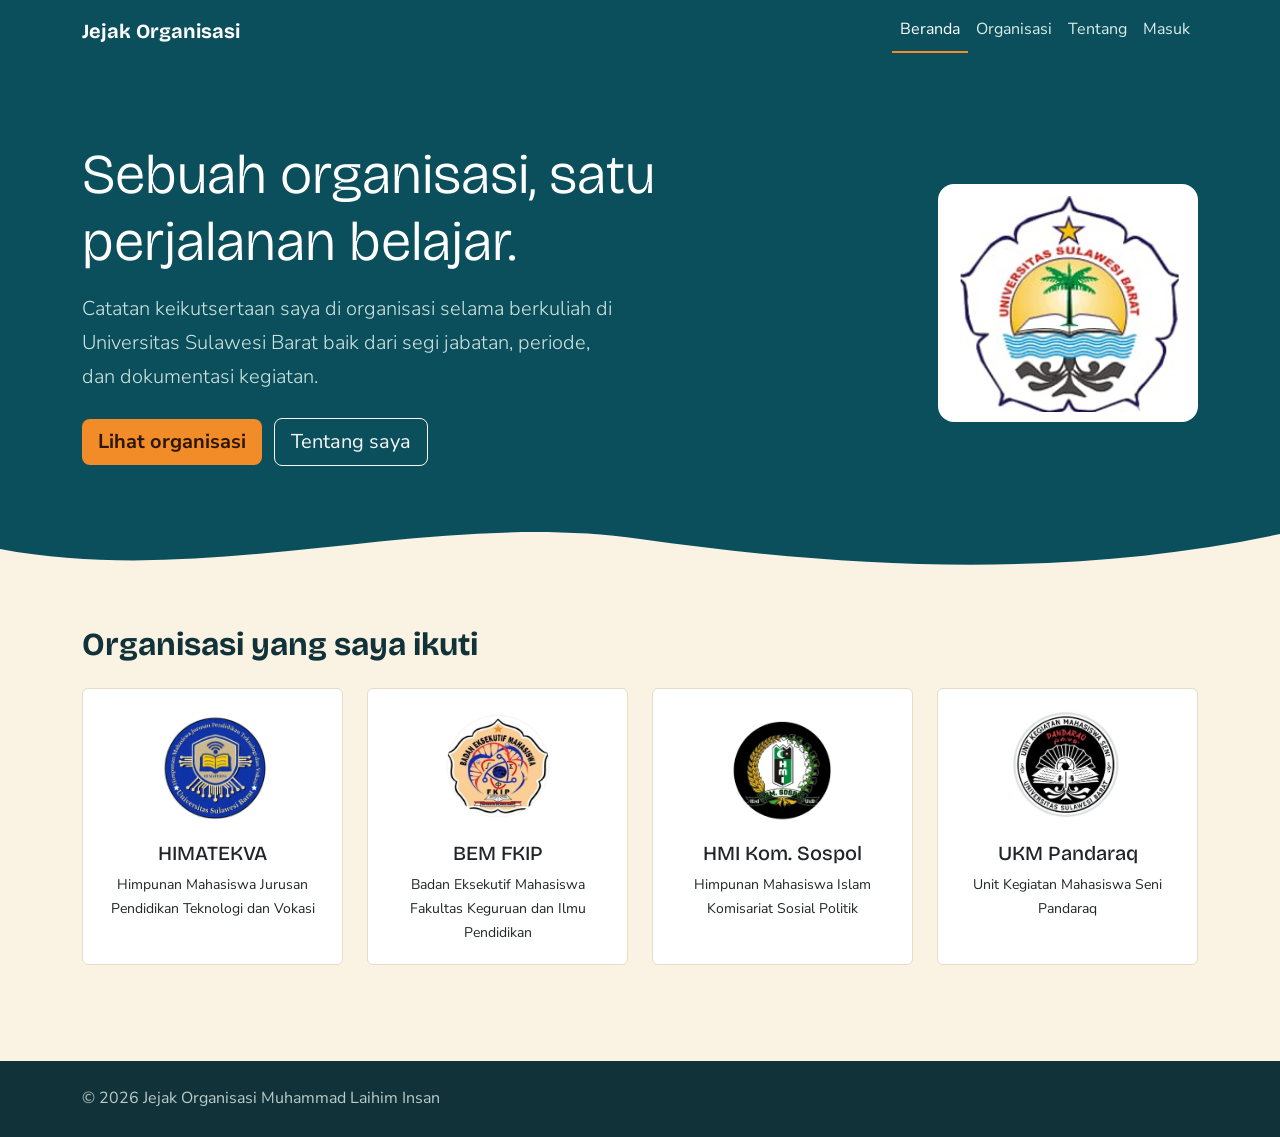
<file: index.html>
<!DOCTYPE html>
<html lang="id">
<head>
<meta charset="UTF-8">
<meta name="viewport" content="width=device-width, initial-scale=1">
<title>Beranda | Jejak Organisasi</title>
<link href="https://cdn.jsdelivr.net/npm/bootstrap@5.3.3/dist/css/bootstrap.min.css" rel="stylesheet">
<link href="https://cdn.jsdelivr.net/npm/bootstrap-icons@1.11.3/font/bootstrap-icons.css" rel="stylesheet">
<link href="https://fonts.googleapis.com/css2?family=Bricolage+Grotesque:wght@600;700;800&family=Nunito+Sans:wght@400;700&display=swap" rel="stylesheet">
<link href="css/style.css" rel="stylesheet">
</head>
<body>
<nav class="navbar navbar-expand-lg navbar-dark sticky-top"><div class="container">
<a class="navbar-brand" href="index.html">Jejak Organisasi</a>
<button class="navbar-toggler" type="button" data-bs-toggle="collapse" data-bs-target="#menu" aria-label="Buka menu"><span class="navbar-toggler-icon"></span></button>
<div class="collapse navbar-collapse" id="menu"><ul class="navbar-nav ms-auto"><li class="nav-item"><a class="nav-link active" href="index.html">Beranda</a></li><li class="nav-item"><a class="nav-link" href="organisasi.html">Organisasi</a></li><li class="nav-item"><a class="nav-link" href="tentang.html">Tentang</a></li><li class="nav-item"><a class="nav-link" href="login.html">Masuk</a></li></ul></div>
</div></nav>
<header class="hero"><div class="container">
<div class="row align-items-center g-4">
<div class="col-lg-9">
<h1 class="display-4 mb-3">Sebuah organisasi, satu perjalanan belajar.</h1>
<p class="lead mb-4">Catatan keikutsertaan saya di organisasi selama berkuliah di Universitas Sulawesi Barat baik dari segi jabatan, periode, dan dokumentasi kegiatan.</p>
<a href="organisasi.html" class="btn btn-pelampung btn-lg me-2">Lihat organisasi</a>
<a href="tentang.html" class="btn btn-outline-light btn-lg">Tentang saya</a>
</div>
<div class="col-lg-3 text-center">
<img src="img/Logo-Unsulbar.png" alt="Logo Universitas Sulawesi Barat" class="logo-hero">
</div>
</div></div>
<svg class="hero-wave" viewBox="0 0 1440 70" preserveAspectRatio="none" aria-hidden="true"><path fill="#FAF3E3" d="M0,40 C240,80 480,0 720,30 C960,60 1200,70 1440,25 L1440,70 L0,70Z"/></svg></header>
<main class="container py-5"><h2 class="mb-4">Organisasi yang saya ikuti</h2><div class="row g-4"><div class="col-md-6 col-lg-3"><div class="card h-100 text-center p-3">
<img src="img/logo-himatekva.png" alt="Logo HIMATEKVA" class="logo mx-auto mb-3">
<h3 class="h5">HIMATEKVA</h3><p class="small mb-1">Himpunan Mahasiswa Jurusan Pendidikan Teknologi dan Vokasi</p>
</div></div>
<div class="col-md-6 col-lg-3"><div class="card h-100 text-center p-3">
<img src="img/logo-bem-fkip.png" alt="Logo BEM FKIP" class="logo mx-auto mb-3">
<h3 class="h5">BEM FKIP</h3><p class="small mb-1">Badan Eksekutif Mahasiswa Fakultas Keguruan dan Ilmu Pendidikan</p>
</div></div>
<div class="col-md-6 col-lg-3"><div class="card h-100 text-center p-3">
<img src="img/logo-hmi.png" alt="Logo HMI Kom. Sospol" class="logo mx-auto mb-3">
<h3 class="h5">HMI Kom. Sospol</h3><p class="small mb-1">Himpunan Mahasiswa Islam Komisariat Sosial Politik</p>
</div></div>
<div class="col-md-6 col-lg-3"><div class="card h-100 text-center p-3">
<img src="img/logo-pandaraq.png" alt="Logo UKM Pandaraq" class="logo mx-auto mb-3">
<h3 class="h5">UKM Pandaraq</h3><p class="small mb-1">Unit Kegiatan Mahasiswa Seni Pandaraq</p>
</div></div>
</div></main>
<footer class="py-4 mt-5"><div class="container d-flex flex-column flex-md-row justify-content-between gap-2">
<span>&copy; 2026 Jejak Organisasi Muhammad Laihim Insan</span>
</div></footer>
<script src="https://cdn.jsdelivr.net/npm/bootstrap@5.3.3/dist/js/bootstrap.bundle.min.js"></script>
</body></html>
</file>
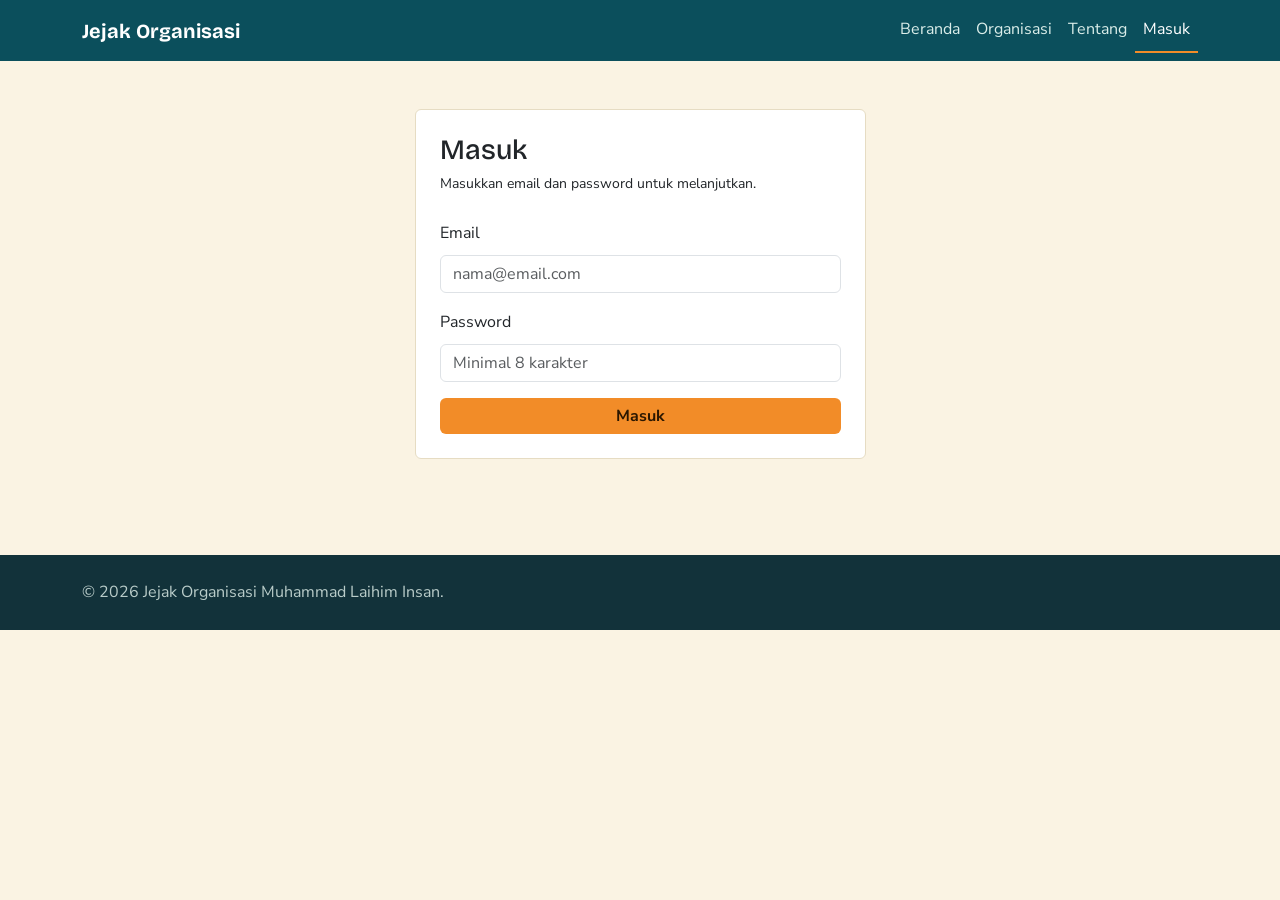
<file: login.html>
<!DOCTYPE html>
<html lang="id">
<head>
<meta charset="UTF-8">
<meta name="viewport" content="width=device-width, initial-scale=1">
<title>Masuk | Jejak Organisasi</title>
<link href="https://cdn.jsdelivr.net/npm/bootstrap@5.3.3/dist/css/bootstrap.min.css" rel="stylesheet">
<link href="https://cdn.jsdelivr.net/npm/bootstrap-icons@1.11.3/font/bootstrap-icons.css" rel="stylesheet">
<link href="https://fonts.googleapis.com/css2?family=Bricolage+Grotesque:wght@600;700;800&family=Nunito+Sans:wght@400;700&display=swap" rel="stylesheet">
<link href="css/style.css" rel="stylesheet">
</head>
<body>
<nav class="navbar navbar-expand-lg navbar-dark sticky-top"><div class="container">
<a class="navbar-brand" href="index.html">Jejak Organisasi</a>
<button class="navbar-toggler" type="button" data-bs-toggle="collapse" data-bs-target="#menu" aria-label="Buka menu"><span class="navbar-toggler-icon"></span></button>
<div class="collapse navbar-collapse" id="menu"><ul class="navbar-nav ms-auto"><li class="nav-item"><a class="nav-link" href="index.html">Beranda</a></li><li class="nav-item"><a class="nav-link" href="organisasi.html">Organisasi</a></li><li class="nav-item"><a class="nav-link" href="tentang.html">Tentang</a></li><li class="nav-item"><a class="nav-link active" href="login.html">Masuk</a></li></ul></div>
</div></nav>
<main class="container py-5"><div class="row justify-content-center"><div class="col-md-6 col-lg-5"><div class="card p-4">
<h1 class="h3 mb-1">Masuk</h1><p class="small mb-4">Masukkan email dan password untuk melanjutkan.</p>
<div id="pesan" aria-live="polite"></div>
<form id="formLogin" novalidate>
<div class="mb-3"><label for="email" class="form-label">Email</label><input type="email" class="form-control" id="email" placeholder="nama@email.com"><div class="invalid-feedback">Isi email dengan format yang benar.</div></div>
<div class="mb-3"><label for="password" class="form-label">Password</label><input type="password" class="form-control" id="password" placeholder="Minimal 8 karakter"><div class="invalid-feedback">Password minimal 8 karakter.</div></div>
<button type="submit" class="btn btn-pelampung w-100">Masuk</button></form></div></div></div></main>
<footer class="py-4 mt-5"><div class="container d-flex flex-column flex-md-row justify-content-between gap-2">
<span>&copy; 2026 Jejak Organisasi Muhammad Laihim Insan.</span>
</div></footer>
<script src="https://cdn.jsdelivr.net/npm/bootstrap@5.3.3/dist/js/bootstrap.bundle.min.js"></script>
<script src="js/login.js"></script></body></html>
</file>
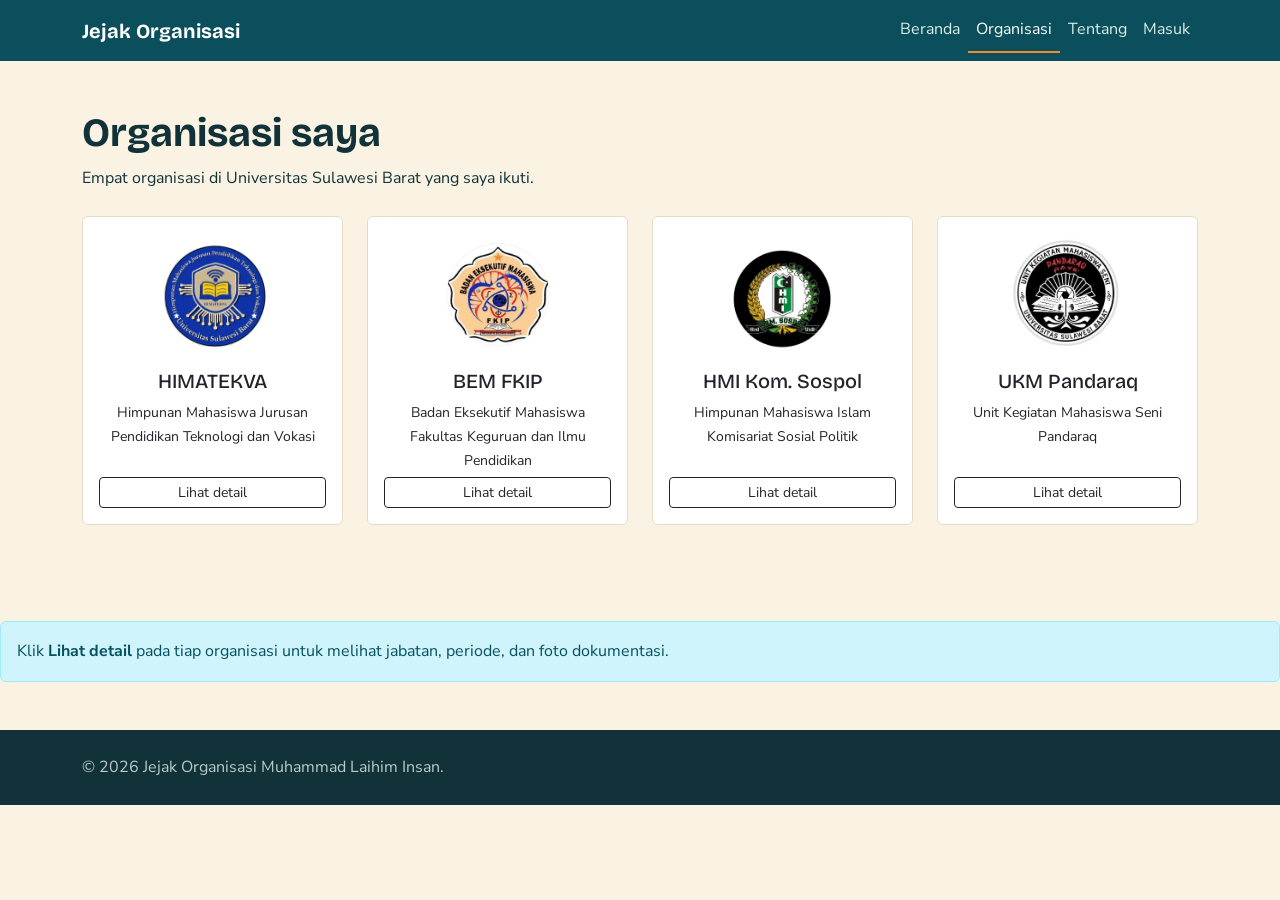
<file: organisasi.html>
<!DOCTYPE html>
<html lang="id">
<head>
<meta charset="UTF-8">
<meta name="viewport" content="width=device-width, initial-scale=1">
<title>Organisasi | Jejak Organisasi</title>
<link href="https://cdn.jsdelivr.net/npm/bootstrap@5.3.3/dist/css/bootstrap.min.css" rel="stylesheet">
<link href="https://cdn.jsdelivr.net/npm/bootstrap-icons@1.11.3/font/bootstrap-icons.css" rel="stylesheet">
<link href="https://fonts.googleapis.com/css2?family=Bricolage+Grotesque:wght@600;700;800&family=Nunito+Sans:wght@400;700&display=swap" rel="stylesheet">
<link href="css/style.css" rel="stylesheet">
</head>
<body>
<nav class="navbar navbar-expand-lg navbar-dark sticky-top"><div class="container">
<a class="navbar-brand" href="index.html">Jejak Organisasi</a>
<button class="navbar-toggler" type="button" data-bs-toggle="collapse" data-bs-target="#menu" aria-label="Buka menu"><span class="navbar-toggler-icon"></span></button>
<div class="collapse navbar-collapse" id="menu"><ul class="navbar-nav ms-auto"><li class="nav-item"><a class="nav-link" href="index.html">Beranda</a></li><li class="nav-item"><a class="nav-link active" href="organisasi.html">Organisasi</a></li><li class="nav-item"><a class="nav-link" href="tentang.html">Tentang</a></li><li class="nav-item"><a class="nav-link" href="login.html">Masuk</a></li></ul></div>
</div></nav>
<main class="container py-5"><h1 class="mb-2">Organisasi saya</h1>
<p class="mb-4">Empat organisasi di Universitas Sulawesi Barat yang saya ikuti.</p><div class="row g-4"><div class="col-md-6 col-lg-3"><div class="card h-100 text-center p-3">
<img src="img/logo-himatekva.png" alt="Logo HIMATEKVA" class="logo mx-auto mb-3">
<h3 class="h5">HIMATEKVA</h3><p class="small mb-1">Himpunan Mahasiswa Jurusan Pendidikan Teknologi dan Vokasi</p>
<a href="detail.html?id=1" class="btn btn-outline-dark btn-sm mt-auto">Lihat detail</a></div></div>
<div class="col-md-6 col-lg-3"><div class="card h-100 text-center p-3">
<img src="img/logo-bem-fkip.png" alt="Logo BEM FKIP" class="logo mx-auto mb-3">
<h3 class="h5">BEM FKIP</h3><p class="small mb-1">Badan Eksekutif Mahasiswa Fakultas Keguruan dan Ilmu Pendidikan</p>
<a href="detail.html?id=2" class="btn btn-outline-dark btn-sm mt-auto">Lihat detail</a></div></div>
<div class="col-md-6 col-lg-3"><div class="card h-100 text-center p-3">
<img src="img/logo-hmi.png" alt="Logo HMI Kom. Sospol" class="logo mx-auto mb-3">
<h3 class="h5">HMI Kom. Sospol</h3><p class="small mb-1">Himpunan Mahasiswa Islam Komisariat Sosial Politik</p>
<a href="detail.html?id=3" class="btn btn-outline-dark btn-sm mt-auto">Lihat detail</a></div></div>
<div class="col-md-6 col-lg-3"><div class="card h-100 text-center p-3">
<img src="img/logo-pandaraq.png" alt="Logo UKM Pandaraq" class="logo mx-auto mb-3">
<h3 class="h5">UKM Pandaraq</h3><p class="small mb-1">Unit Kegiatan Mahasiswa Seni Pandaraq</p>
<a href="detail.html?id=4" class="btn btn-outline-dark btn-sm mt-auto">Lihat detail</a></div></div>
</div></main>
<div class="alert alert-info mt-5" role="alert">Klik <strong>Lihat detail</strong> pada tiap organisasi untuk melihat jabatan, periode, dan foto dokumentasi.</div>
<footer class="py-4 mt-5"><div class="container d-flex flex-column flex-md-row justify-content-between gap-2">
<span>&copy; 2026 Jejak Organisasi Muhammad Laihim Insan.</span>
</div></footer>
<script src="https://cdn.jsdelivr.net/npm/bootstrap@5.3.3/dist/js/bootstrap.bundle.min.js"></script>
</body></html>
</file>
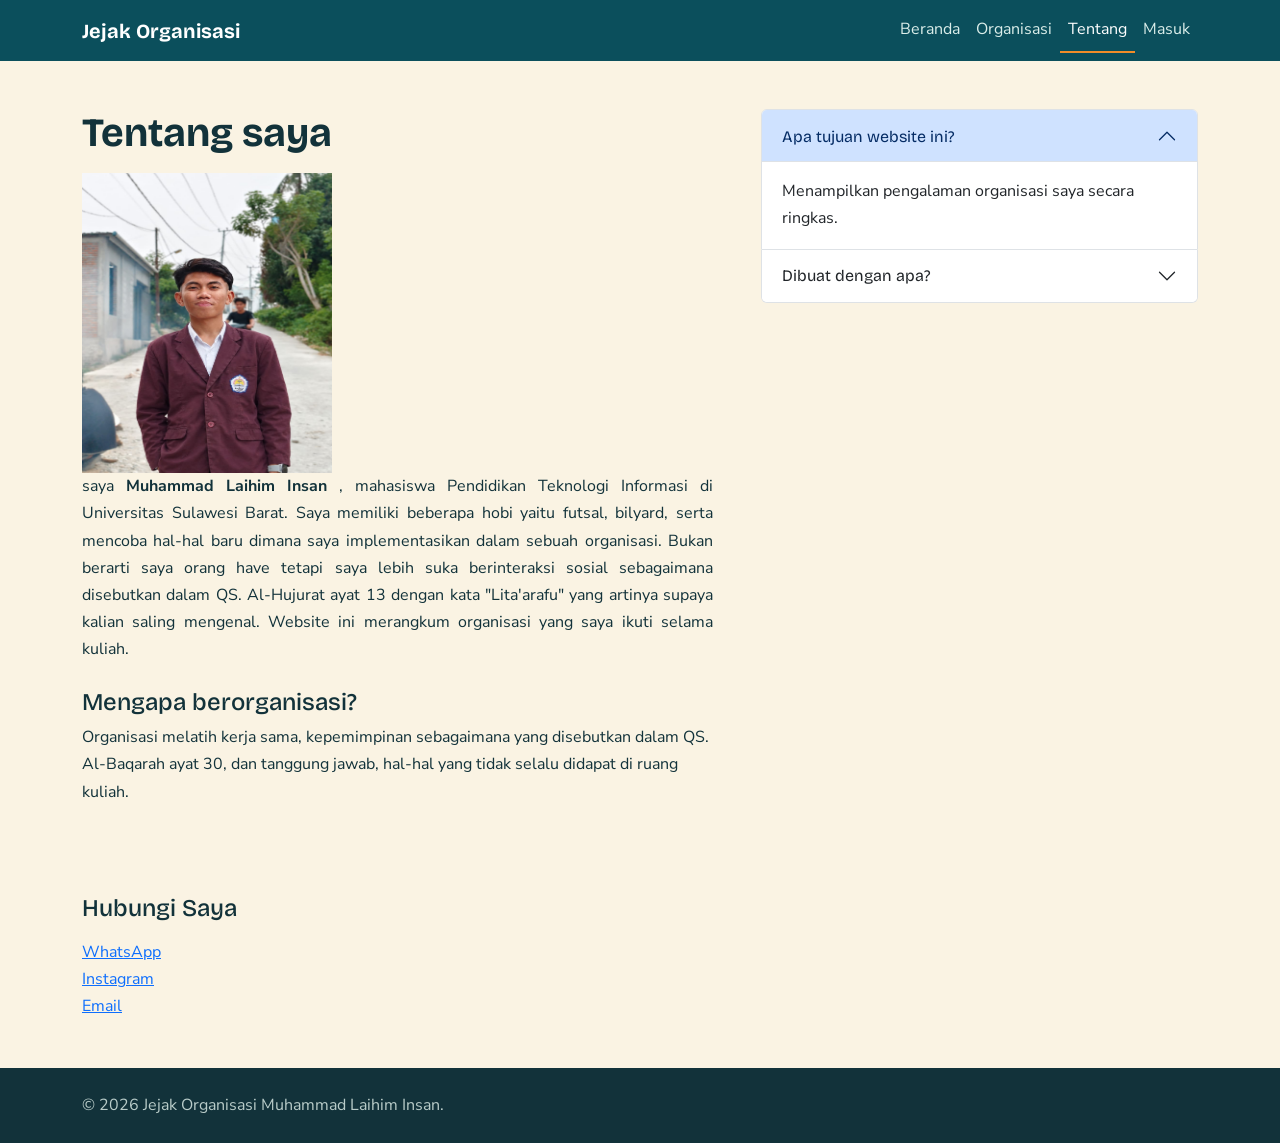
<file: tentang.html>
<!DOCTYPE html>
<html lang="id">
<head>
<meta charset="UTF-8">
<meta name="viewport" content="width=device-width, initial-scale=1">
<title>Tentang | Jejak Organisasi</title>
<link href="https://cdn.jsdelivr.net/npm/bootstrap@5.3.3/dist/css/bootstrap.min.css" rel="stylesheet">
<link href="https://cdn.jsdelivr.net/npm/bootstrap-icons@1.11.3/font/bootstrap-icons.css" rel="stylesheet">
<link href="https://fonts.googleapis.com/css2?family=Bricolage+Grotesque:wght@600;700;800&family=Nunito+Sans:wght@400;700&display=swap" rel="stylesheet">
<link href="css/style.css" rel="stylesheet">
</head>
<body>
<nav class="navbar navbar-expand-lg navbar-dark sticky-top"><div class="container">
<a class="navbar-brand" href="index.html">Jejak Organisasi</a>
<button class="navbar-toggler" type="button" data-bs-toggle="collapse" data-bs-target="#menu" aria-label="Buka menu"><span class="navbar-toggler-icon"></span></button>
<div class="collapse navbar-collapse" id="menu"><ul class="navbar-nav ms-auto"><li class="nav-item"><a class="nav-link" href="index.html">Beranda</a></li><li class="nav-item"><a class="nav-link" href="organisasi.html">Organisasi</a></li><li class="nav-item"><a class="nav-link active" href="tentang.html">Tentang</a></li><li class="nav-item"><a class="nav-link" href="login.html">Masuk</a></li></ul></div>
</div></nav>
<main class="container py-5"><div class="row g-5">
<div class="col-lg-7"><h1 class="mb-3">Tentang saya</h1>
<img src="img/foto sok keren.jpg" alt="" width="250" height="300">
<p class="rata">saya <strong> Muhammad Laihim Insan </strong>, mahasiswa Pendidikan Teknologi Informasi di Universitas Sulawesi Barat.
Saya memiliki beberapa hobi yaitu futsal, bilyard, serta mencoba hal-hal baru dimana saya implementasikan dalam sebuah organisasi. Bukan berarti saya orang have tetapi saya lebih suka berinteraksi sosial sebagaimana disebutkan dalam QS. Al-Hujurat ayat 13 dengan 
kata "Lita'arafu" yang artinya supaya kalian saling mengenal. Website ini merangkum organisasi yang saya ikuti selama kuliah.</p>
<h2 class="h4 mt-4">Mengapa berorganisasi?</h2>
<p>Organisasi melatih kerja sama, kepemimpinan sebagaimana yang disebutkan dalam QS. Al-Baqarah ayat 30, dan tanggung jawab, hal-hal yang tidak selalu didapat di ruang kuliah.</p></div>
<div class="col-lg-5"><div class="accordion" id="faq">
<div class="accordion-item"><h2 class="accordion-header"><button class="accordion-button" data-bs-toggle="collapse" data-bs-target="#a1">Apa tujuan website ini?</button></h2>
<div id="a1" class="accordion-collapse collapse show" data-bs-parent="#faq"><div class="accordion-body">Menampilkan pengalaman organisasi saya secara ringkas.</div></div></div>
<div class="accordion-item"><h2 class="accordion-header"><button class="accordion-button collapsed" data-bs-toggle="collapse" data-bs-target="#a2">Dibuat dengan apa?</button></h2>
<div id="a2" class="accordion-collapse collapse" data-bs-parent="#faq"><div class="accordion-body">HTML, CSS, Bootstrap 5, dan JavaScript.</div></div></div>
</div></main>

<div class="container mt-4">
<h2 class="h4 mb-3">Hubungi Saya</h2>

    <a href="https://wa.me/6282196943641" target="_blank">
        WhatsApp
    </a><br>

    <a href="https://instagram.com/m.l41h1m" target="_blank">
        Instagram
    </a><br>

    <a href="mailto:laihim.muhammad5@gmail.com">
        Email
    </a>
</div>

<footer class="py-4 mt-5"><div class="container d-flex flex-column flex-md-row justify-content-between gap-2">
<span>&copy; 2026 Jejak Organisasi Muhammad Laihim Insan.</span>
</div></footer>
<script src="https://cdn.jsdelivr.net/npm/bootstrap@5.3.3/dist/js/bootstrap.bundle.min.js"></script>
</body></html>
</file>
<file: css/style.css>
:root{--laut:#0B4F5C;--pasir:#FAF3E3;--tinta:#12323A;--pelampung:#F28C28;--busa:#DDEBE8}
body{font-family:'Nunito Sans',sans-serif;background:var(--pasir);color:var(--tinta);line-height:1.7}
h1,h2,h3,h4,h5,.navbar-brand{font-family:'Bricolage Grotesque',sans-serif;font-weight:700}
.navbar{background:var(--laut)}
.navbar .nav-link{color:#dbeeea}
.navbar .nav-link:hover,.navbar .nav-link.active{color:#fff;border-bottom:2px solid var(--pelampung)}
.btn-pelampung{background:var(--pelampung);border:0;color:#2b1700;font-weight:700}
.btn-pelampung:hover{background:#d97a18;color:#2b1700}
.hero{background:var(--laut);color:#fff;padding:5rem 0 7rem;position:relative}
.hero p{color:#cfe5e1;max-width:34rem}
.hero-wave{position:absolute;bottom:-1px;left:0;width:100%;height:70px}
.thumb{height:170px;display:flex;align-items:center;justify-content:center;font-size:3.5rem;border-radius:.5rem .5rem 0 0}
.t1{background:#BFDDD6}.t2{background:#F6D9A8}.t3{background:#C9D7EE}
.card{border:1px solid #e6dcc3;background:#fff}
.stat{font-family:'Bricolage Grotesque',sans-serif;font-size:2.4rem;color:var(--laut);font-weight:800}
footer{background:var(--tinta);color:#b9ccc9}
footer a{color:#fff}
a:focus-visible,.btn:focus-visible{outline:3px solid var(--pelampung);outline-offset:2px}
.logo{width:120px;height:120px;object-fit:contain}
.logo-besar{width:100%;max-width:200px;height:auto}
.logo-hero{width:100%;max-width:260px;height:auto;background:#fff;padding:10px;border-radius:16px}
.rata{text-align:justify}
.foto-profil{width:100%;max-width:220px;height:auto;border-radius:12px}
</file>
